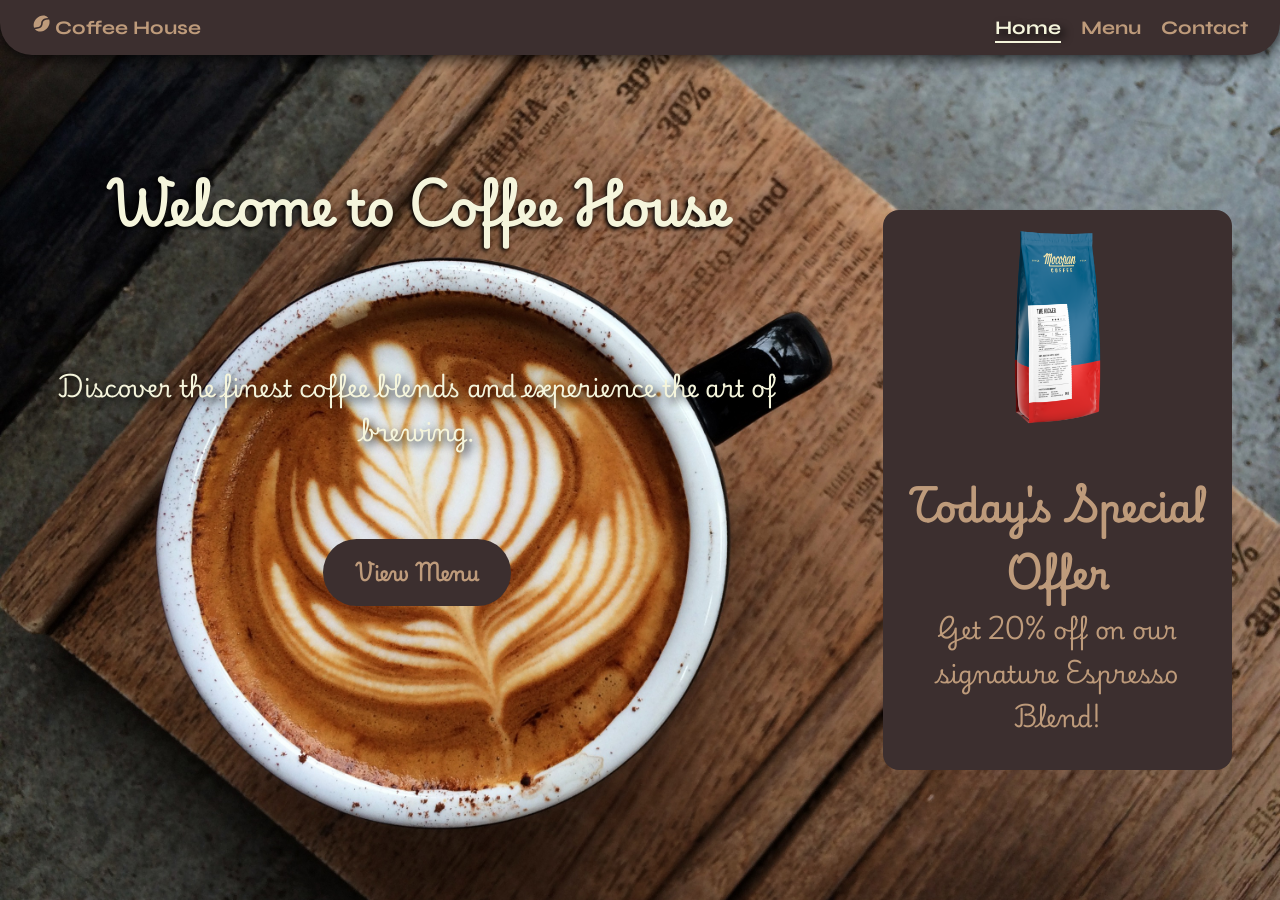
<file: index.html>
<!doctype html>
<html lang="en">
  <head>
    <meta charset="UTF-8" />
    <meta name="viewport" content="width=device-width, initial-scale=1.0" />
    <link rel="stylesheet" href="./styles/style.css" />
    <title>coffee House</title>
  </head>
  <body>
    <header>
      <a href="index.html" id="logo">
        <svg
          xmlns="http://www.w3.org/2000/svg"
          width="1em"
          height="1em"
          viewBox="0 0 24 24"
        >
          <path d="M0 0h24v24H0z" fill="none" />
          <path
            d="M11.41 11.77c0-3.43 2.59-6.25 6.03-6.56l2.9-.26c-.19-.24-.39-.47-.61-.69C16.24.77 9.93 1.4 5.67 5.67c-2.04 2.04-3.32 4.6-3.61 7.21c-.17 1.53.02 2.96.52 4.24l4.97-.82c2.24-.37 3.87-2.27 3.87-4.52Z"
          />
          <path
            d="M17.62 7.21c-2.4.22-4.21 2.18-4.21 4.57c0 3.23-2.33 5.97-5.54 6.5l-4.26.7c.2.26.42.52.66.76c1.48 1.48 3.49 2.27 5.74 2.27q.555 0 1.11-.06c2.61-.29 5.18-1.57 7.21-3.61s3.32-4.6 3.61-7.21c.17-1.53-.02-2.97-.52-4.25l-3.79.34Z"
          />
        </svg>
        Coffee House
      </a>

      <input type="checkbox" id="menu-toggle" />

      <label for="menu-toggle" class="burger">
        <span></span>
        <span></span>
        <span></span>
      </label>

      <nav id="navbar">
        <ul>
          <li><a href="index.html" class="home active">Home</a></li>
          <li><a href="./pages/menu.html" class="menu">Menu</a></li>
          <li><a href="./pages/contact.html" class="contact">Contact</a></li>
        </ul>
      </nav>
    </header>
    <section id="hero">
      <div class="hero-container">
        <div class="welcome-text">
          <h1>Welcome to Coffee House</h1>
        </div>
        <div class="welcome-subtext">
          <p>
            Discover the finest coffee blends and experience the art of brewing.
          </p>
        </div>
        <div class="menu-btn-container">
          <a href="./pages/menu.html" class="menu-btn">View Menu</a>
        </div>

        <div class="special-offer-card-container">
          <div class="special-offer-card-img">
            <img
              src="./imgs/todaysOfferpng.png"
              alt="Today's Offer coffee"
              class="special-offer-image"
            />
          </div>

          <div class="special-offer-card-text">
            <h2>Today's Special Offer</h2>
            <p>Get 20% off on our signature Espresso Blend!</p>
          </div>
        </div>
      </div>
    </section>
  </body>
</html>
</file>
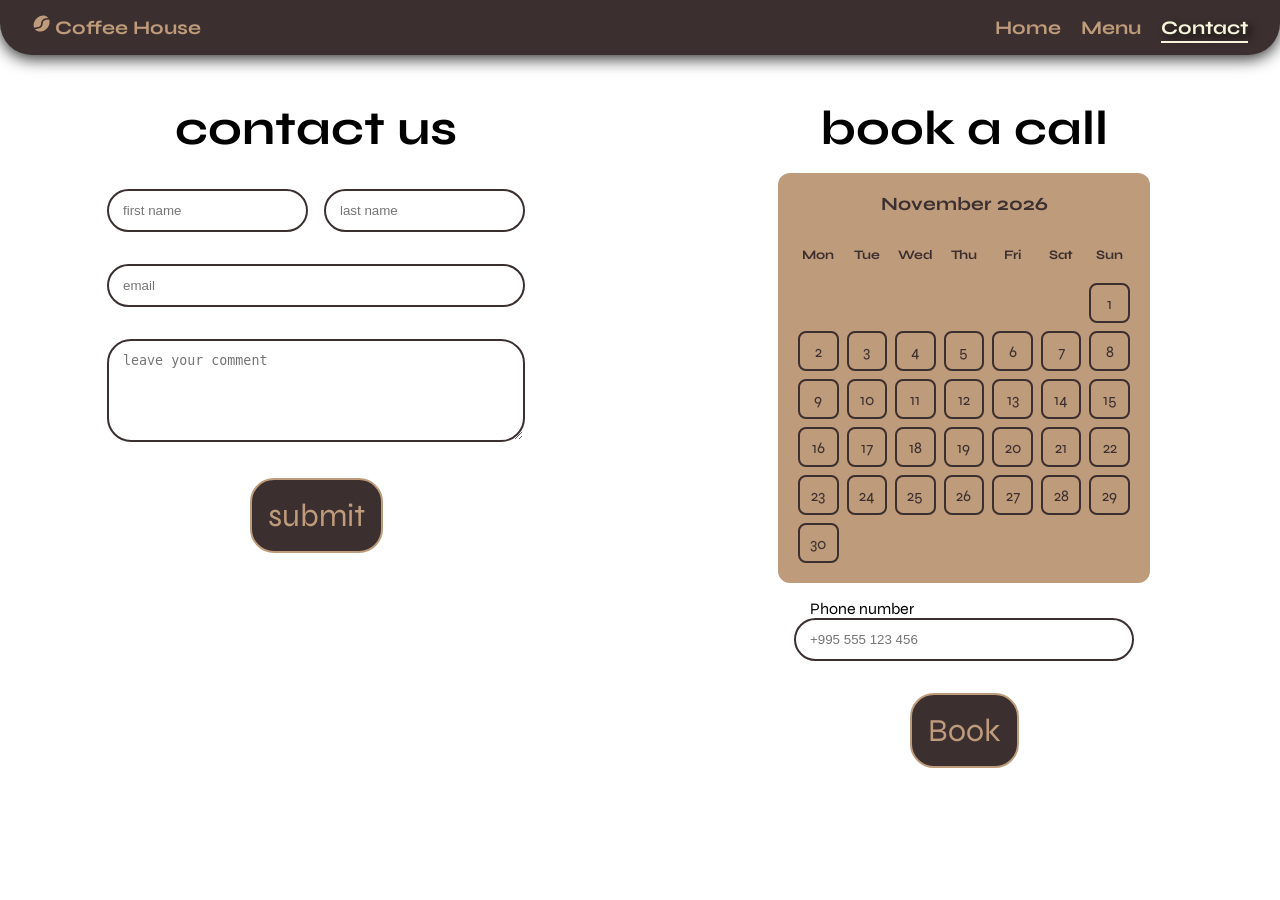
<file: pages/contact.html>
<!doctype html>
<html lang="en">
  <head>
    <meta charset="UTF-8" />
    <meta name="viewport" content="width=device-width, initial-scale=1.0" />
    <link rel="stylesheet" href="../styles/style.css" />
    <link rel="stylesheet" href="../styles/style-contact.css" />
    <title>coffee House</title>
  </head>
  <body>
    <header>
      <a href="../index.html" id="logo">
        <svg
          xmlns="http://www.w3.org/2000/svg"
          width="1em"
          height="1em"
          viewBox="0 0 24 24"
        >
          <path d="M0 0h24v24H0z" fill="none" />
          <path
            d="M11.41 11.77c0-3.43 2.59-6.25 6.03-6.56l2.9-.26c-.19-.24-.39-.47-.61-.69C16.24.77 9.93 1.4 5.67 5.67c-2.04 2.04-3.32 4.6-3.61 7.21c-.17 1.53.02 2.96.52 4.24l4.97-.82c2.24-.37 3.87-2.27 3.87-4.52Z"
          />
          <path
            d="M17.62 7.21c-2.4.22-4.21 2.18-4.21 4.57c0 3.23-2.33 5.97-5.54 6.5l-4.26.7c.2.26.42.52.66.76c1.48 1.48 3.49 2.27 5.74 2.27q.555 0 1.11-.06c2.61-.29 5.18-1.57 7.21-3.61s3.32-4.6 3.61-7.21c.17-1.53-.02-2.97-.52-4.25l-3.79.34Z"
          />
        </svg>
        Coffee House
      </a>

      <input type="checkbox" id="menu-toggle" />

      <label for="menu-toggle" class="burger">
        <span></span>
        <span></span>
        <span></span>
      </label>

      <nav id="navbar">
        <ul>
          <li><a href="../index.html" class="home">Home</a></li>
          <li><a href="./menu.html" class="menu">Menu</a></li>
          <li><a href="./contact.html" class="contact active">Contact</a></li>
        </ul>
      </nav>
    </header>

    <section class="contact-section">
      <div class="full-contact-wrapper">
        <h2>contact us</h2>
        <form class="contact-form">
          <div class="name-row">
            <label for="firstname">
              <input
                type="text"
                id="firstname"
                placeholder="first name"
                required
              />
            </label>
            <label for="lastname">
              <input
                type="text"
                id="lastname"
                placeholder="last name"
                required
              />
            </label>
          </div>
          <div class="email-row">
            <label for="email">
              <input type="email" id="email" placeholder="email" required />
            </label>
          </div>
          <div class="comment">
            <label for="comment">
              <textarea
                name="comment"
                id="comment"
                rows="5"
                placeholder="leave your comment"
                required
              ></textarea>
            </label>
          </div>
          <div class="submit-btn">
            <button>submit</button>
          </div>
        </form>
      </div>

      <div class="booking-wrapper">
        <h2>book a call</h2>
        <form class="booking-form">
          <div class="calendar">
            <div class="calendar-header">
              <h3>November 2026</h3>
            </div>
            <div class="calendar-grid">
              
              <div class="day-name">Mon</div>
              <div class="day-name">Tue</div>
              <div class="day-name">Wed</div>
              <div class="day-name">Thu</div>
              <div class="day-name">Fri</div>
              <div class="day-name">Sat</div>
              <div class="day-name">Sun</div>


              <div class="empty"></div>
              <div class="empty"></div>
              <div class="empty"></div>
              <div class="empty"></div>
              <div class="empty"></div>
              <div class="empty"></div>


              <label for="day1" class="date">1</label>
              <input type="radio" name="date" id="day1" required />

              <label for="day2" class="date">2</label>
              <input type="radio" name="date" id="day2" />

              <label for="day3" class="date">3</label>
              <input type="radio" name="date" id="day3" />

              <label for="day4" class="date">4</label>
              <input type="radio" name="date" id="day4" />

              <label for="day5" class="date">5</label>
              <input type="radio" name="date" id="day5" />

              <label for="day6" class="date">6</label>
              <input type="radio" name="date" id="day6" />

              <label for="day7" class="date">7</label>
              <input type="radio" name="date" id="day7" />

              <label for="day8" class="date">8</label>
              <input type="radio" name="date" id="day8" />

              <label for="day9" class="date">9</label>
              <input type="radio" name="date" id="day9" />

              <label for="day10" class="date">10</label>
              <input type="radio" name="date" id="day10" />

              <label for="day11" class="date">11</label>
              <input type="radio" name="date" id="day11" />

              <label for="day12" class="date">12</label>
              <input type="radio" name="date" id="day12" />

              <label for="day13" class="date">13</label>
              <input type="radio" name="date" id="day13" />

              <label for="day14" class="date">14</label>
              <input type="radio" name="date" id="day14" />

              <label for="day15" class="date">15</label>
              <input type="radio" name="date" id="day15" />

              <label for="day16" class="date">16</label>
              <input type="radio" name="date" id="day16" />

              <label for="day17" class="date">17</label>
              <input type="radio" name="date" id="day17" />

              <label for="day18" class="date">18</label>
              <input type="radio" name="date" id="day18" />

              <label for="day19" class="date">19</label>
              <input type="radio" name="date" id="day19" />

              <label for="day20" class="date">20</label>
              <input type="radio" name="date" id="day20" />

              <label for="day21" class="date">21</label>
              <input type="radio" name="date" id="day21" />

              <label for="day22" class="date">22</label>
              <input type="radio" name="date" id="day22" />

              <label for="day23" class="date">23</label>
              <input type="radio" name="date" id="day23" />

              <label for="day24" class="date">24</label>
              <input type="radio" name="date" id="day24" />

              <label for="day25" class="date">25</label>
              <input type="radio" name="date" id="day25" />

              <label for="day26" class="date">26</label>
              <input type="radio" name="date" id="day26" />

              <label for="day27" class="date">27</label>
              <input type="radio" name="date" id="day27" />

              <label for="day28" class="date">28</label>
              <input type="radio" name="date" id="day28" />

              <label for="day29" class="date">29</label>
              <input type="radio" name="date" id="day29" />

              <label for="day30" class="date">30</label>
              <input type="radio" name="date" id="day30" />
            </div>
          </div>
          <div class="phone-row">
            <label for="phone" class="phone-row-label">Phone number</label>
            <input
              type="tel"
              id="phone"
              name="phone"
              placeholder="+995 555 123 456"
              pattern="[+]?[0-9\s-]{9,20}"
              required
            />
          </div>

          <div class="submit-btn">
            <button type="submit">Book</button>
          </div>
        </form>
      </div>
    </section>
  </body>
</html>
</file>
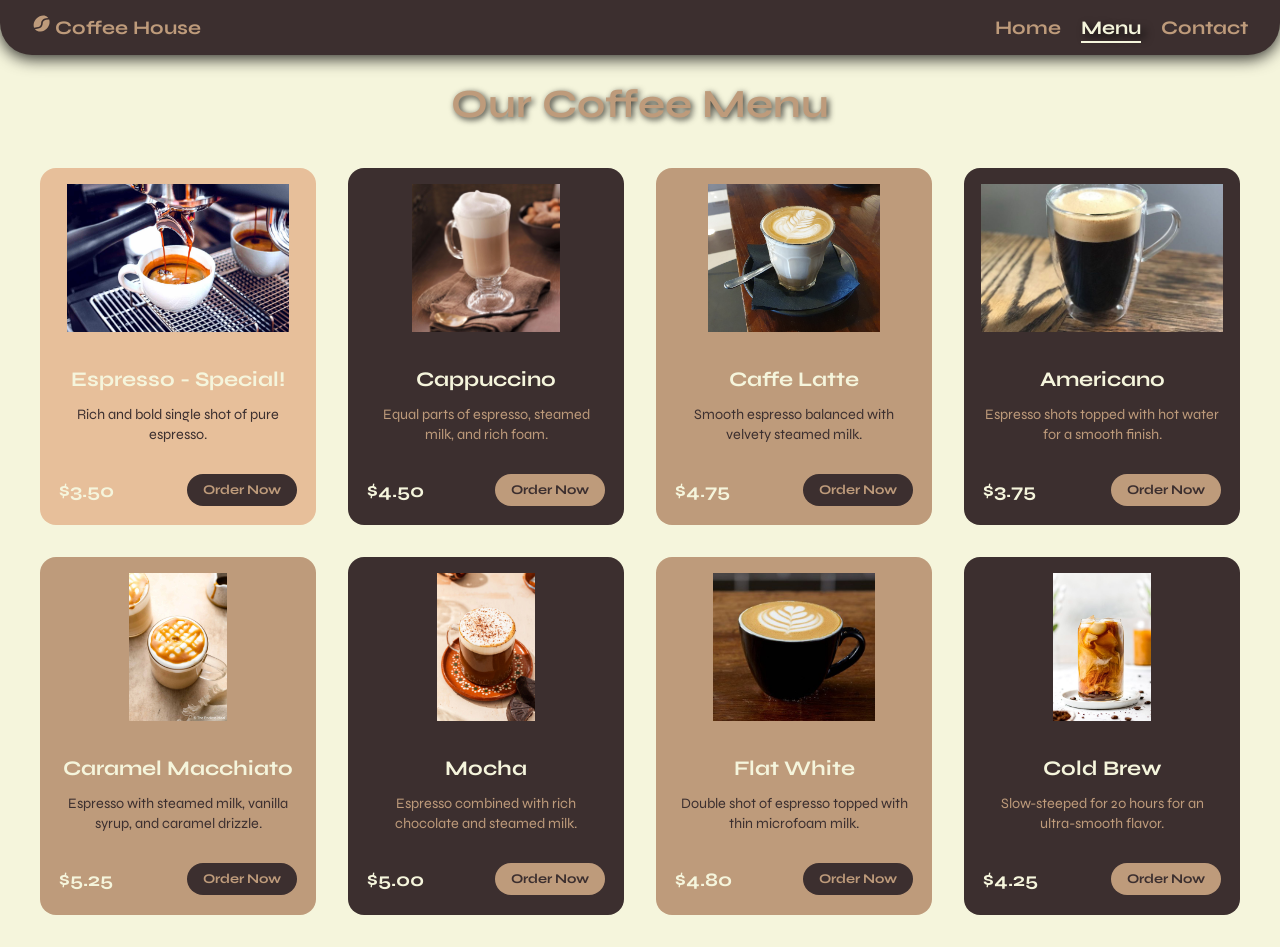
<file: pages/menu.html>
<!doctype html>
<html lang="en">
  <head>
    <meta charset="UTF-8" />
    <meta name="viewport" content="width=device-width, initial-scale=1.0" />
    <link rel="stylesheet" href="../styles/style.css">
    <link rel="stylesheet" href="../styles/style-menu.css" />
    <title>coffee House</title>
  </head>
  <body>
    <header>
      <a href="../index.html" id="logo">
        <svg
          xmlns="http://www.w3.org/2000/svg"
          width="1em"
          height="1em"
          viewBox="0 0 24 24"
        >
          <path d="M0 0h24v24H0z" fill="none" />
          <path
            d="M11.41 11.77c0-3.43 2.59-6.25 6.03-6.56l2.9-.26c-.19-.24-.39-.47-.61-.69C16.24.77 9.93 1.4 5.67 5.67c-2.04 2.04-3.32 4.6-3.61 7.21c-.17 1.53.02 2.96.52 4.24l4.97-.82c2.24-.37 3.87-2.27 3.87-4.52Z"
          />
          <path
            d="M17.62 7.21c-2.4.22-4.21 2.18-4.21 4.57c0 3.23-2.33 5.97-5.54 6.5l-4.26.7c.2.26.42.52.66.76c1.48 1.48 3.49 2.27 5.74 2.27q.555 0 1.11-.06c2.61-.29 5.18-1.57 7.21-3.61s3.32-4.6 3.61-7.21c.17-1.53-.02-2.97-.52-4.25l-3.79.34Z"
          />
        </svg>
        Coffee House
      </a>

      <input type="checkbox" id="menu-toggle" />

      <label for="menu-toggle" class="burger">
        <span></span>
        <span></span>
        <span></span>
      </label>

      <nav id="navbar">
        <ul>
          <li><a href="../index.html" class="home">Home</a></li>
          <li><a href="./menu.html" class="menu active">Menu</a></li>
          <li><a href="./contact.html" class="contact">Contact</a></li>
        </ul>
      </nav>
    </header>

    <section class="menu-container">
      <h1 class="menu-title">Our Coffee Menu</h1>
      <div class="coffee-grid">
        <div class="coffee-card">
          <div class="card-img-container">
            <img src="../imgs/espresso.jpg" alt="Espresso" class="coffee-img" />
          </div>
          <div class="card-content">
            <h3>Espresso - Special!</h3>
            <p>Rich and bold single shot of pure espresso.</p>
            <div class="card-footer">
              <span class="price">$3.50</span>
              <button class="order-btn">Order Now</button>
            </div>
          </div>
        </div>

        <div class="coffee-card">
          <div class="card-img-container">
            <img
              src="../imgs/cappucino.jpg"
              alt="Cappuccino"
              class="coffee-img"
            />
          </div>
          <div class="card-content">
            <h3>Cappuccino</h3>
            <p>Equal parts of espresso, steamed milk, and rich foam.</p>
            <div class="card-footer">
              <span class="price">$4.50</span>
              <button class="order-btn">Order Now</button>
            </div>
          </div>
        </div>

        <div class="coffee-card">
          <div class="card-img-container">
            <img src="../imgs/latte.jpg" alt="Caffe Latte" class="coffee-img" />
          </div>
          <div class="card-content">
            <h3>Caffe Latte</h3>
            <p>Smooth espresso balanced with velvety steamed milk.</p>
            <div class="card-footer">
              <span class="price">$4.75</span>
              <button class="order-btn">Order Now</button>
            </div>
          </div>
        </div>

        <div class="coffee-card">
          <div class="card-img-container">
            <img
              src="../imgs/americano.jpg"
              alt="Americano"
              class="coffee-img"
            />
          </div>
          <div class="card-content">
            <h3>Americano</h3>
            <p>Espresso shots topped with hot water for a smooth finish.</p>
            <div class="card-footer">
              <span class="price">$3.75</span>
              <button class="order-btn">Order Now</button>
            </div>
          </div>
        </div>

        <div class="coffee-card">
          <div class="card-img-container">
            <img
              src="../imgs/caramel macchiato.jpg"
              alt="Caramel Macchiato"
              class="coffee-img"
            />
          </div>
          <div class="card-content">
            <h3>Caramel Macchiato</h3>
            <p>
              Espresso with steamed milk, vanilla syrup, and caramel drizzle.
            </p>
            <div class="card-footer">
              <span class="price">$5.25</span>
              <button class="order-btn">Order Now</button>
            </div>
          </div>
        </div>

        <div class="coffee-card">
          <div class="card-img-container">
            <img src="../imgs/mocha.jpg" alt="Mocha" class="coffee-img" />
          </div>
          <div class="card-content">
            <h3>Mocha</h3>
            <p>Espresso combined with rich chocolate and steamed milk.</p>
            <div class="card-footer">
              <span class="price">$5.00</span>
              <button class="order-btn">Order Now</button>
            </div>
          </div>
        </div>

        <div class="coffee-card">
          <div class="card-img-container">
            <img
              src="../imgs/flat white.jpg"
              alt="Flat White"
              class="coffee-img"
            />
          </div>
          <div class="card-content">
            <h3>Flat White</h3>
            <p>Double shot of espresso topped with thin microfoam milk.</p>
            <div class="card-footer">
              <span class="price">$4.80</span>
              <button class="order-btn">Order Now</button>
            </div>
          </div>
        </div>

        <div class="coffee-card">
          <div class="card-img-container">
            <img
              src="../imgs/cold brew.jpg"
              alt="Cold Brew"
              class="coffee-img"
            />
          </div>
          <div class="card-content">
            <h3>Cold Brew</h3>
            <p>Slow-steeped for 20 hours for an ultra-smooth flavor.</p>
            <div class="card-footer">
              <span class="price">$4.25</span>
              <button class="order-btn">Order Now</button>
            </div>
          </div>
        </div>
      </div>
    </section>
  </body>
</html>
</file>
<file: styles/style.css>
*, *::before, *::after {
  margin: 0;
  padding: 0;
  box-sizing: border-box;
  text-decoration: none;
}

@font-face {
  font-family: 'mainFont';
  src: url('../fonts/Syne/Syne-VariableFont_wght.ttf');
}

@font-face {
  font-family: 'introFont';
  src: url('../fonts/Playwrite_IT_Trad/PlaywriteITTrad-VariableFont_wght.ttf');
}

@keyframes slideDown {
  0% {
    opacity: 0;
    transform: translateY(-100%);
  }
  100% {
    opacity: 1;
    transform: translateY(0);
  }
}

@keyframes gentleRock {
  0%, 100% {
    transform: translateY(0) rotate(0deg);
  }
  25% {
    transform: translateY(0) rotate(5deg);
  }
  50% {
    transform: translateY(0) rotate(-5deg);
  }
}

body {
 font-family: 'mainFont', 'sans-serif';
}

#menu-toggle {
  display: none;
}

.burger {
  display: none;
  flex-direction: column;
  gap: 6px;
  cursor: pointer;
}

.burger span {
  width: 28px;
  height: 3px;
  background-color: #be9b7b;
  border-radius: 3px;
  transition: all 0.3s ease;
}

#logo {
    display: flex;
    align-items: center;
    gap: 4px;
    transition: color 0.3s ease;
    width: fit-content;
    color: #be9b7b;
}

#logo svg {
    transform: translateY(-4px);
    fill: #be9b7b; 
    transition: fill 0.3s ease, filter 0.3s ease;
}

#logo:hover svg {
    fill: beige; 
    filter: drop-shadow(4px 4px 8px rgba(0, 0, 0, 0.8));
}

#logo:hover {
    color: beige;
    text-shadow: 4px 4px 8px rgba(0, 0, 0, 0.8);
}

/* ---- თქვენი რჩევა რომ გრიდით არ ავაწყოთ
მთავარი გვერდი ვნახე უკვე მაშინ როცა ეს გაკეთებული მქონდა T_T */
header {
  position: absolute;
  color: #be9b7b;
  width: 100%;
  display: grid;
  grid-template-columns: 5fr 1fr 5fr;
  align-items: center;
  padding: 1rem 2rem;
  background-color: #3c2f2f;
  border-radius: 0 0 32px 32px;
  font-size: 1.2rem;
  font-weight: bold;
  box-shadow: 0px 4px 16px rgba(0, 0, 0, 0.8);
  animation: slideDown 0.8s ease forwards;
}

#navbar {
  display: flex;
  justify-content: flex-end;
  grid-column: 3;
}

#navbar ul {
  list-style: none;
  gap: 20px;
  display: flex;
  text-decoration: none;
}

#navbar a {
  position: relative;
  color: #be9b7b;
  transition: color 0.3s ease, text-shadow 0.3s ease;
}

#navbar a::after {
  content: '';
  position: absolute;
  width: 100%;
  height: 2px;
  bottom: -4px;
  left: 0;
  background-color: beige;
  transform: scaleX(0);
  transform-origin: right;
  transition: transform 0.3s ease-in-out;
}

#navbar a:hover::after,
#navbar a.active::after {
  transform: scaleX(1);
  transform-origin: left;
}

#navbar a:hover,
#navbar a.active {
  color: beige;
  text-shadow: 4px 4px 8px rgba(0, 0, 0, 0.8);
}

#hero {
  height: 100vh;
  background-image: url(../imgs/backgroun-coffee-pic.jpg);
  background-size: cover;
  background-position: center;
  background-repeat: no-repeat;
}

.hero-container {
  display: grid;
  grid-template-columns: repeat(3, 1fr) repeat(2, 0.8fr);
  grid-template-rows: 80px repeat(5, 1fr);
  height: 100%;
  place-items: center;
}

.welcome-text {
  grid-area: 1 / 1 / 4 / 4;
  font-family: 'introFont', sans-serif;
  color: beige;
  text-align: center;
  font-size: 2rem;
  font-weight: bold;
  text-shadow: -2px 2px 4px rgba(0, 0, 0, 1);
}

.welcome-subtext {
  grid-area: 3 / 1 / 5 / 4;
  text-align: center;
  color: beige;
  padding: 2rem;
  font-family: 'introFont', sans-serif;
  font-size: 1.5rem;
  text-shadow: 4px 4px 8px rgba(0, 0, 0, 0.8);
}

.menu-btn-container {
  grid-area: 4 / 1 / 6 / 4;  
}

.menu-btn {
  display: inline-block;
  font-family: 'introFont', sans-serif;
  padding: 1rem 2rem;
  background-color: #3c2f2f;
  color: #be9b7b;
  border: none;
  border-radius: 48px;
  font-size: 1.2rem;
  font-weight: bold;
  cursor: pointer;
  transition: color 0.3s ease, text-shadow 0.3s ease, transform 0.3s ease;
}

.menu-btn:hover {
  color: beige;
  box-shadow: 0px 4px 12px rgba(0, 0, 0, 0.5);
  transform: translateY(-4px);
}

.special-offer-card-container {
  grid-area: 3 / 4 / 6 / 6;
  background-color: #3c2f2f;
  border-radius: 16px;
  color: #be9b7b;
  padding: 1rem 0;
  margin: 1rem 3rem;
  display: flex;
  flex-direction: column;
  align-items: center;
  animation: gentleRock 6s ease-in-out infinite 1s;
  transition: background-color 0.3s ease, color 0.3s ease, box-shadow 0.3s ease;
}

.special-offer-card-container:hover {
  cursor: pointer;
  background-color: #be9b7b;
  color: #3c2f2f;
  box-shadow: 0px 4px 16px rgba(0, 0, 0, 0.8);
}

.special-offer-card-img {
  display: flex;
  justify-content: center;
  align-items: center;
}

.special-offer-card-img > img {
  width: 60%;
  padding-bottom: 20px;
}

.special-offer-card-text {
  text-align: center;
  font-family: 'introFont', sans-serif;
  font-size: 1.5rem;
  padding: 1rem 1rem;
}

@media (max-width: 768px) {
  .welcome-text {
    grid-area: 2 / 1 / 3 / 6;
    font-size: large;
  }

  .welcome-subtext {
    grid-area: 3 / 1 / 3 / 6;
  }

  .special-offer-card-container {
    grid-area: 4 / 1 / 6 / 6;
    flex-direction: row;
  }

  .special-offer-card-img {
    margin: 0;
    padding: 0;
    width: 50%;
  }

  .special-offer-card-img > img {
    padding: 0;
    height: 110px;
    width: 110px;
  }

  .menu-btn-container {
    grid-area: 6 / 1 / 6 / 6;
  }

  .special-offer-card-text {
    font-size: medium;
  }

  header {
    grid-template-columns: 1fr 1fr;
    position: absolute;
  }

  .burger {
    display: flex;
    justify-self: end;
  }

  #navbar {
    display: none;
    position: absolute;
    top: 100%;
    left: 20;
    right: 0;
    width: auto;
    background-color: #3c2f2f;
    border-radius: 0 0 24px 24px;
    padding: 1.5rem;
    justify-content: center;
    z-index: 9999;
}

  #navbar ul {
    flex-direction: column;
    align-items: center;
    gap: 25px;
    z-index: 9999;
  }

  #menu-toggle:checked ~ #navbar {
    display: flex;
  }
}
</file>
<file: styles/style-contact.css>
section.contact-section {
  display: grid;
  grid-template-columns: repeat(2, minmax(0, 1fr));
  grid-template-rows: 1fr 5fr 1fr;
  height: 100vh;
  justify-items: center;
  gap: 16px;
}

.full-contact-wrapper {
  grid-row-start: 2;
  display: flex;
  flex-direction: column;
  align-items: center;
  width: 100%;
}

.name-row, #date {
  display: flex;
  gap: 16px;
  padding: 1rem;
}

.date-row {
  padding: 1rem;
}

.booking-form {
  margin: 1rem;
}

.email-row {
  padding: 1rem;
}

.comment {
  padding: 1rem;
}

.comment textarea {
  width: 100%;
}

.submit-btn {
  display: flex;
  justify-content: center;
  padding: 1rem;
}

button {
  padding: 1rem;
  border-radius: 24px;
  color: #be9b7b;
  background-color: #3c2f2f;
  border: 2px solid #be9b7b;
  font-size: 2rem;
  font-family: 'mainFont', 'sans-serif';
  transition: transform 0.3s ease, border-color 0.3s ease, box-shadow 0.3s ease, color 0.3s ease, background-color 0.3s ease;
}

button:hover {
  background-color: #be9b7b;
  border-color: #3c2f2f;
  color: #3c2f2f;
  box-shadow:4px 4px 8px rgba(0, 0, 0, 0.8);
  transform: translateY(-5px);
}

input:hover, textarea:hover {
  box-shadow:0 0 8px rgba(0, 0, 0, 0.8);
}

.booking-wrapper {
  grid-row-start: 2;
}

input, textarea {
    width: 100%;
    padding: 12px 14px;
    border: 2px solid #3c2f2f;
    border-radius: 24px;
    transition: border-color 0.3s ease, box-shadow 0.3s ease;
}

input:focus, textarea:focus {
  border-color: #be9b7b;
  outline: none;
  box-shadow: 0 0 5px rgba(190, 155, 123, 0.4); 
}


h2 { 
  font-size: 3rem;
}

.full-contact-wrapper form {
  margin: 1rem;
}

.booking-wrapper {
  display: flex;
  flex-direction: column;
  align-items: center;
}

.calendar {
    width: 100%;
    padding: 20px;
    background-color: #be9b7b;
    border-radius: 12px;
    color: #3c2f2f;
}

.calendar-header {
    text-align: center;
    margin-bottom: 20px;
}

.calendar-grid {
    display: grid;
    grid-template-columns: repeat(7, 1fr);
    gap: 8px;
}

.calendar-grid input {
    display: none;
}

.date:has(+ input:checked) {
    background-color: #3c2f2f;
    color: #be9b7b;
    transform: translateY(-4px);
    box-shadow:4px 4px 8px rgba(0, 0, 0, 0.8);
}

.day-name,
.date,
.empty {
    display: flex;
    justify-content: center;
    align-items: center;
    height: 40px;
}

.day-name {
    color: #3c2f2f;
    font-weight: bold;
    font-size: 13px;
}

.date {
    background: #be9b7b;
    border-radius: 8px;
    cursor: pointer;
    transition: all 0.3s ease;
    border: 2px solid #3c2f2f;
}

.date:hover {
    background-color: #3c2f2f;
    color: #be9b7b;
    transform: translateY(-4px);
    box-shadow:4px 4px 8px rgba(0, 0, 0, 0.8);
}

.phone-row {
  padding: 1rem;
}

.phone-row-label {
  padding: 1rem;
}

@media (max-width: 768px) {
  section.contact-section {
    grid-template-columns: 1fr;
    grid-template-rows: auto;
    height: auto;
    padding: 120px 1rem 2rem 1rem;
  }

  .full-contact-wrapper,
  .booking-wrapper {
    grid-row-start: auto;
    width: 100%;
  }

  .name-row {
    flex-direction: column;
  }

  .contact-form {
    width: 75%;
  }
}
</file>
<file: styles/style-menu.css>
@keyframes slideUp {
  0% {
    opacity: 0;
    transform: translateY(40px);
  }
  100% {
    opacity: 1;
    transform: translateY(0);
  }
}

.coffee-card:nth-child(1) { animation-delay: 0.3s; }
.coffee-card:nth-child(2) { animation-delay: 0.4s; }
.coffee-card:nth-child(3) { animation-delay: 0.5s; }
.coffee-card:nth-child(4) { animation-delay: 0.6s; }
.coffee-card:nth-child(5) { animation-delay: 0.7s; }
.coffee-card:nth-child(6) { animation-delay: 0.8s; }
.coffee-card:nth-child(7) { animation-delay: 0.9s; }
.coffee-card:nth-child(8) { animation-delay: 1.0s; }

.menu-container {
  padding: 5rem 1rem 2rem 1rem;
  background-color: beige;
  min-height: 100vh;
  text-align: center;
}

.menu-title {
  color: #be9b7b;
  position: relative;
  font-size: 2.5rem;
  margin-bottom: 2.5rem;
  text-shadow: 2px 2px 6px rgba(0, 0, 0, 0.8);
  opacity: 0; 
  animation: slideUp 0.8s ease forwards;
  animation-delay: 0.2s;
}

.coffee-grid {
  display: grid;
  grid-template-columns: repeat(4, 1fr);
  gap: 2rem;
  max-width: 1200px;
  margin: 0 auto;
}

.coffee-card {
  background-color: #3c2f2f;
  border-radius: 16px;
  overflow: hidden;
  display: flex;
  flex-direction: column;
  justify-content: space-between;
  opacity: 0;
  z-index: 1;
  animation: slideUp 0.8s ease forwards;
  transition: translate 0.3s ease, box-shadow 0.3s ease;
}

.coffee-card:hover {
  translate: 0 -8px;
  box-shadow: 0px 8px 20px rgba(0, 0, 0, 0.7);
}

.coffee-card:nth-child(odd) {
  background-color: #be9b7b;
}

.coffee-card:first-child {
  animation: slideUp 0.8s ease forwards, gentleRock 6s ease-in-out infinite 1s;
  background-color: #e7bf9a;
  z-index: 0;
}

.card-img-container {
  width: 100%;
  height: 180px;
  display: flex;
  justify-content: center;
  align-items: center;
  padding: 1rem;
}

.coffee-img {
  max-width: 100%;
  max-height: 100%;
  object-fit: contain;
}

.card-content {
  padding: 1.2rem;
  display: flex;
  flex-direction: column;
  gap: 0.8rem;
  flex-grow: 1;
  justify-content: space-between;
}

.card-content h3 {
  color: beige;
  font-size: 1.3rem;
}

.card-content p {
  color: #be9b7b;
  font-size: 0.9rem;
  line-height: 1.4;
}

.coffee-card:nth-child(odd) .card-content p {
  color: #3c2f2f;
}

.card-footer {
  display: flex;
  justify-content: space-between;
  align-items: center;
  margin-top: 1rem;
}

.price {
  font-weight: bold;
  color: beige;
  font-size: 1.2rem;
}

.order-btn {
  font-family: 'mainFont', sans-serif;
  padding: 0.5rem 1rem;
  background-color: #be9b7b;
  color: #3c2f2f;
  border: none;
  border-radius: 20px;
  font-weight: bold;
  cursor: pointer;
  transition: background-color 0.3s ease, color 0.3s ease;
}

.coffee-card:nth-child(odd) .order-btn {
  background-color: #3c2f2f;
  color: #be9b7b;
}

.order-btn:hover {
  background-color: beige;
}

.coffee-card:nth-child(odd) .order-btn:hover {
  background-color: beige;
  color: #3c2f2f;
}

@media (max-width: 1024px) {
  .coffee-grid {
    grid-template-columns: repeat(2, 1fr);
  }
}

@media (max-width: 768px) {
  .coffee-grid {
    grid-template-columns: 1fr;
  }
}
</file>
